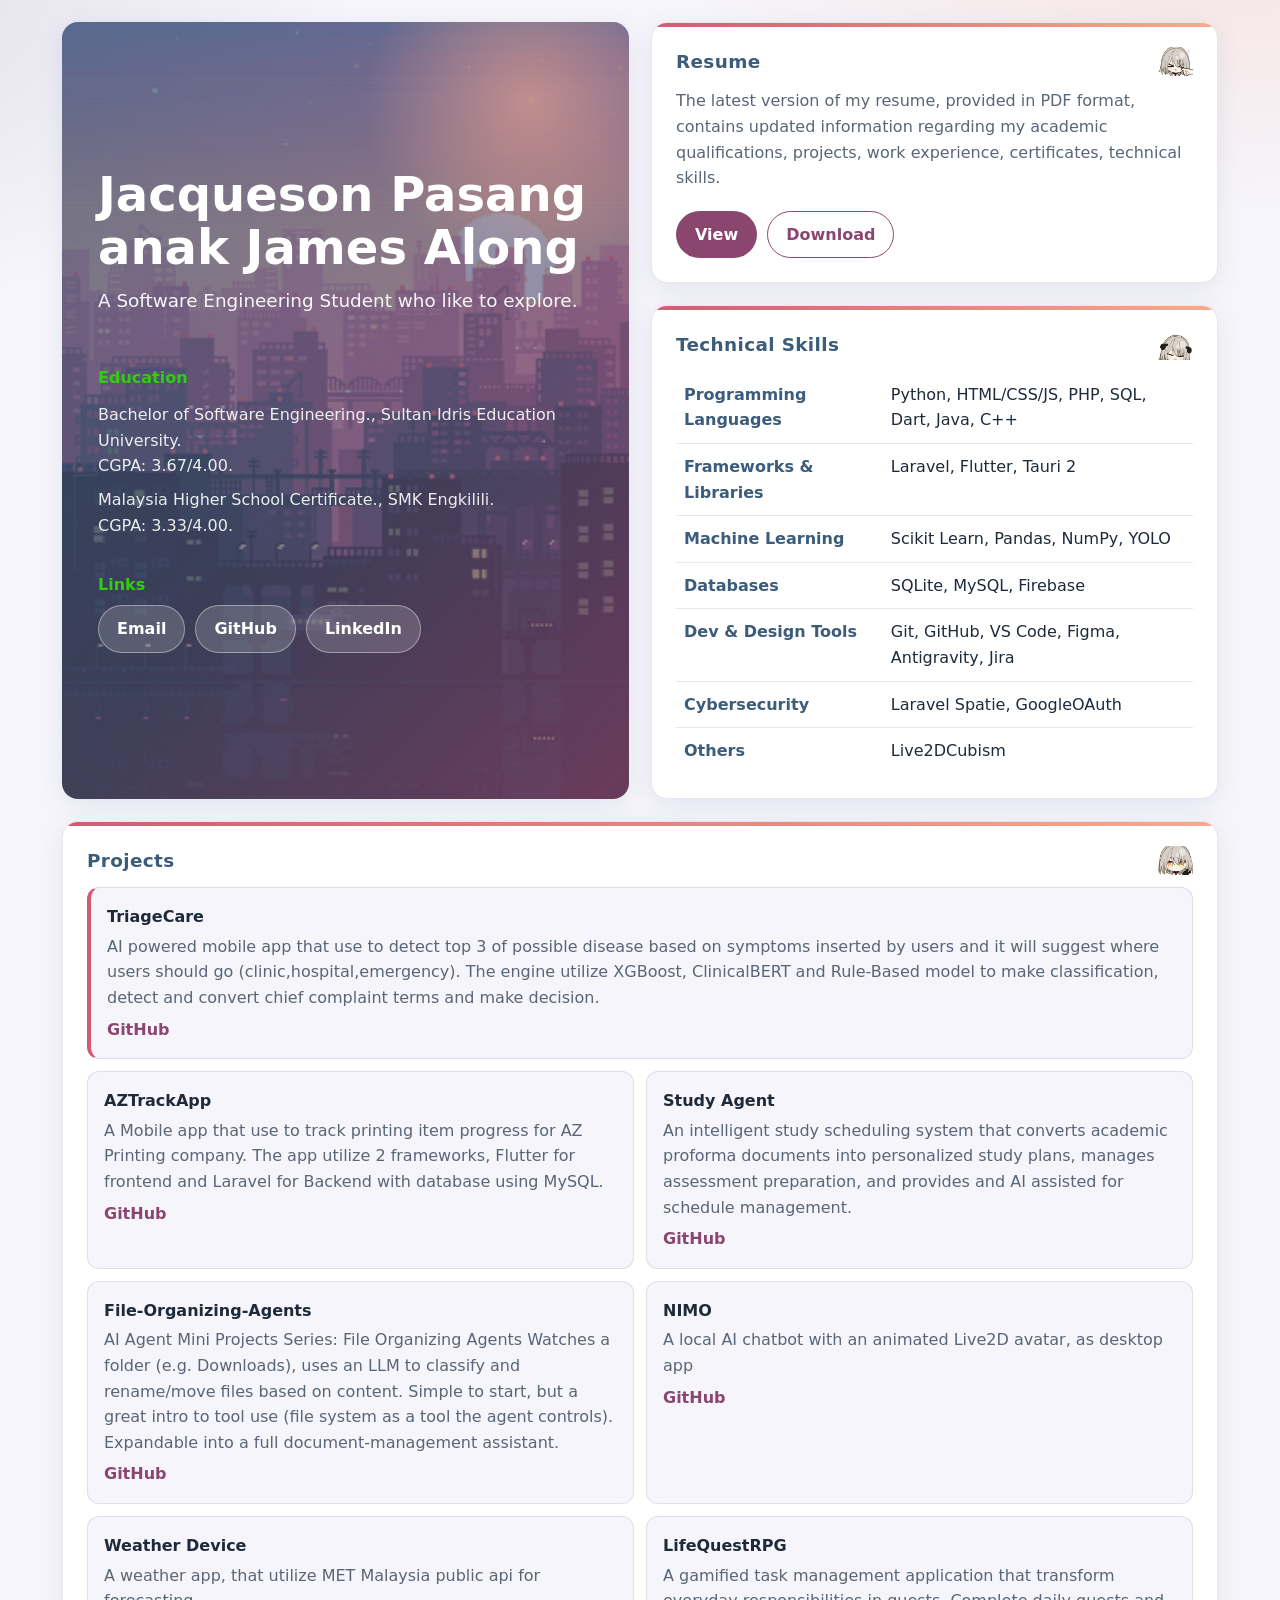
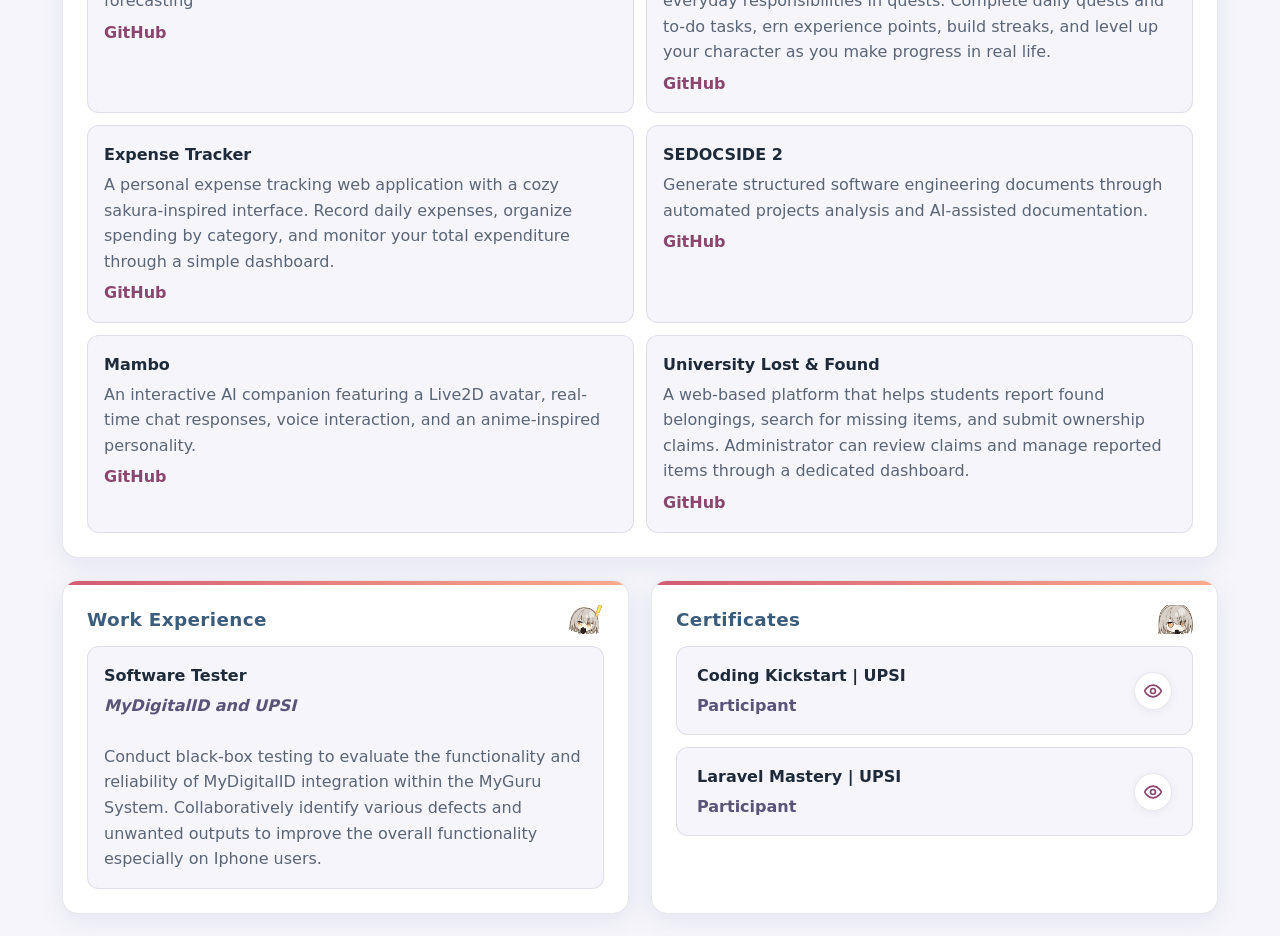
<file: docs/index.html>
<!DOCTYPE html>
<html lang="en">

<head>
    <meta charset="" UTF-8>
    <meta name="description" content="Personal Portfolio">
    <meta name="robots" content="noindex, nofollow">
    <meta name="viewport" content="width=device-width, initial-scale=1">
    <title></title>
    <link rel="stylesheet" href="/static/css/style.css">
</head>

<body>
    <main class="bento">

        <section class="box hero">
            <h1>Jacqueson Pasang anak James Along</h1>
            <p class="tagline">A Software Engineering Student who like to explore.</p>
            <br>
            <b style="color: #32cd13;">Education</b>
            <div class="education">
                
                <p class="meta">
                    Bachelor of Software Engineering., Sultan Idris Education University.
                    <br>CGPA: 3.67/4.00.
                </p>
                
                <p class="meta">
                    Malaysia Higher School Certificate., SMK Engkilili.
                    <br>CGPA: 3.33/4.00.
                </p>
                
            <div>
            <br>
            <b style="color: #32cd13">Links</b>
                    <nav class="links">
                        <a class="btn" href="mailto:laisonjac@gmail.com">Email</a>
                        <a class="btn" href="https://github.com/Jacqueson1" target="_blank"
                            rel="noopener noreferrer">GitHub</a>
                        <a class="btn" href="https:www.linkedin.com/in/jacqueson-pasang-a3a2a3347" target="_blank"
                            rel="noopener noreferrer">LinkedIn</a>
                    </nav>
        </section>

        
        <section class="box resume">
            <h2>Resume</h2>
            <p class="muted">The latest version of my resume, provided in PDF format, contains updated information
                regarding my academic qualifications, projects, work experience, certificates, technical skills.</p>
            <div class="actions">
                <a class="btn" href="/static/resume.pdf" target="_blank"
                    rel="noopener noreferrer">View</a>
                <a class="btn btn-outline" href="/static/resume.pdf" download>Download</a>
            </div>
        </section>
        

        <section class="box projects">
            <h2>Projects</h2>
            <div class="card-grid">
                
                <article class="card">
                    <h3>TriageCare</h3>
                    <p>AI powered mobile app that use to detect top 3 of possible disease based on symptoms inserted by users and it will suggest where users should go (clinic,hospital,emergency). The engine utilize XGBoost, ClinicalBERT and Rule-Based model to make classification, detect and convert chief complaint terms and make decision.</p>
                    
                    <a class="link" href="TBD" target="_blank" rel="noopener noreferrer">GitHub</a>
                    
                </article>
                
                <article class="card">
                    <h3>AZTrackApp</h3>
                    <p>A Mobile app that use to track printing item progress for AZ Printing company. The app utilize 2 frameworks, Flutter for frontend and Laravel for Backend with database using MySQL.</p>
                    
                    <a class="link" href="https://github.com/YuQiez/AZTracking.git" target="_blank" rel="noopener noreferrer">GitHub</a>
                    
                </article>
                
                <article class="card">
                    <h3>Study Agent</h3>
                    <p>An intelligent study scheduling system that converts academic proforma documents into personalized study plans, manages assessment preparation, and provides and AI assisted for schedule management.</p>
                    
                    <a class="link" href="https://github.com/Jacqueson1/study-agent.git" target="_blank" rel="noopener noreferrer">GitHub</a>
                    
                </article>
                
                <article class="card">
                    <h3>File-Organizing-Agents</h3>
                    <p>AI Agent Mini Projects Series: File Organizing Agents Watches a folder (e.g. Downloads), uses an LLM to classify and rename/move files based on content. Simple to start, but a great intro to tool use (file system as a tool the agent controls). Expandable into a full document-management assistant.</p>
                    
                    <a class="link" href="https://github.com/Jacqueson1/File-Organizing-Agents" target="_blank" rel="noopener noreferrer">GitHub</a>
                    
                </article>
                
                <article class="card">
                    <h3>NIMO</h3>
                    <p>A local AI chatbot with an animated Live2D avatar, as desktop app</p>
                    
                    <a class="link" href="https://github.com/Jacqueson1/NIMO.git" target="_blank" rel="noopener noreferrer">GitHub</a>
                    
                </article>
                
                <article class="card">
                    <h3>Weather Device</h3>
                    <p>A weather app, that utilize MET Malaysia public api for forecasting</p>
                    
                    <a class="link" href="https://github.com/Jacqueson1/MobileWeatherDevice.git" target="_blank" rel="noopener noreferrer">GitHub</a>
                    
                </article>
                
                <article class="card">
                    <h3>LifeQuestRPG</h3>
                    <p>A gamified task management application that transform everyday responsibilities in quests. Complete daily quests and to-do tasks, ern experience points, build streaks, and level up your character as you make progress in real life.</p>
                    
                    <a class="link" href="https://github.com/Jacqueson1/LifeQuestRPG.git" target="_blank" rel="noopener noreferrer">GitHub</a>
                    
                </article>
                
                <article class="card">
                    <h3>Expense Tracker</h3>
                    <p>A personal expense tracking web application with a cozy sakura-inspired interface. Record daily expenses, organize spending by category, and monitor your total expenditure through a simple dashboard.</p>
                    
                    <a class="link" href="https://github.com/Jacqueson1/expense-tracker.git" target="_blank" rel="noopener noreferrer">GitHub</a>
                    
                </article>
                
                <article class="card">
                    <h3>SEDOCSIDE 2</h3>
                    <p>Generate structured software engineering documents through automated projects analysis and AI-assisted documentation.</p>
                    
                    <a class="link" href="https://github.com/Jacqueson1/SEDOCSIDE_2.git" target="_blank" rel="noopener noreferrer">GitHub</a>
                    
                </article>
                
                <article class="card">
                    <h3>Mambo</h3>
                    <p>An interactive AI companion featuring a Live2D avatar, real-time chat responses, voice interaction, and an anime-inspired personality.</p>
                    
                    <a class="link" href="https://github.com/Jacqueson1/mambo.git" target="_blank" rel="noopener noreferrer">GitHub</a>
                    
                </article>
                
                <article class="card">
                    <h3>University Lost &amp; Found</h3>
                    <p>A web-based platform that helps students report found belongings, search for missing items, and submit ownership claims. Administrator can review claims and manage reported items through a dedicated dashboard.</p>
                    
                    <a class="link" href="https://github.com/Jacqueson1/university-lost-and-found.git" target="_blank" rel="noopener noreferrer">GitHub</a>
                    
                </article>
                
            </div>
        </section>

        <section class="box experience">
            <h2>Work Experience</h2>
            
            <article class="card">
                <h3>Software Tester</h3>
                <i class="place">MyDigitalID and UPSI</i>
                <br>
                <br>
                <p>Conduct black-box testing to evaluate the functionality and reliability of MyDigitalID integration within the MyGuru System. Collaboratively identify various defects and unwanted outputs to improve the overall functionality especially on Iphone users.</p>
            </article>
            
        </section>

        <section class="box achievements">
            <h2>Certificates</h2>
            
            <article class="card">
                <div class="card-info">
                    <h3>Coding Kickstart | UPSI</h3>
                    <p class="place">Participant</p>
                </div>
                
                
                <a class="cert-link" href="/static/certificates/E-CERTIFICATE%20(PARTICIPANT).pdf" target="_blank"
                    rel="noopener noreferrer" title="View Certificate" aria-label="View Certificate">
                    <svg xmlns="http://www.w3.org/2000/svg" width="20" height="20" viewBox="0 0 24 24" fill="none" stroke="currentColor" stroke-width="2" stroke-linecap="round" stroke-linejoin="round">
                        <path d="M2 12s3-7 10-7 10 7 10 7-3 7-10 7-10-7-10-7Z"/>
                        <circle cx="12" cy="12" r="3"/>
                    </svg>
                </a>
                
            </article>
            
            <article class="card">
                <div class="card-info">
                    <h3>Laravel Mastery | UPSI</h3>
                    <p class="place">Participant</p>
                </div>
                
                
                <a class="cert-link" href="/static/certificates/Laravel-Mastery-Cert.pdf" target="_blank"
                    rel="noopener noreferrer" title="View Certificate" aria-label="View Certificate">
                    <svg xmlns="http://www.w3.org/2000/svg" width="20" height="20" viewBox="0 0 24 24" fill="none" stroke="currentColor" stroke-width="2" stroke-linecap="round" stroke-linejoin="round">
                        <path d="M2 12s3-7 10-7 10 7 10 7-3 7-10 7-10-7-10-7Z"/>
                        <circle cx="12" cy="12" r="3"/>
                    </svg>
                </a>
                
            </article>
            
        </section>

        <section class="box skills">
            <h2>Technical Skills</h2>
            <table>
                
                <tr>
                    <td>Programming Languages</td><td>Python, HTML/CSS/JS, PHP, SQL, Dart, Java, C++</td>
                </tr>
                
                <tr>
                    <td>Frameworks &amp; Libraries</td><td>Laravel, Flutter, Tauri 2</td>
                </tr>
                
                <tr>
                    <td>Machine Learning</td><td>Scikit Learn, Pandas, NumPy, YOLO</td>
                </tr>
                
                <tr>
                    <td>Databases</td><td>SQLite, MySQL, Firebase</td>
                </tr>
                
                <tr>
                    <td>Dev &amp; Design Tools</td><td>Git, GitHub, VS Code, Figma, Antigravity, Jira</td>
                </tr>
                
                <tr>
                    <td>Cybersecurity</td><td>Laravel Spatie, GoogleOAuth</td>
                </tr>
                
                <tr>
                    <td>Others</td><td>Live2DCubism</td>
                </tr>
                
            </table>
        </section>

    </main>
</body>

</html>
</file>
<file: static/css/style.css>
/*=====================================================
  THEME VARIABLES (shared colors, sizes, fonts)
=====================================================*/
:root {
  --bluey: #3B5C7B;
  --dusk: #595478;
  --plum: #8B4670;
  --kiss: #D25B73;
  --citrus: #FAAA8D;

  --bg: #F6F5FB;
  --surface: #FFFFFF;
  --text: #1E2A3A;
  --muted: #5A6577;
  --line: rgba(89, 84, 120, 0.14);

  --grad-hero: linear-gradient(135deg, var(--bluey), var(--dusk) 55%, var(--plum));
  --grad-accent: linear-gradient(90deg, var(--kiss), var(--citrus));

  --radius: 16px;
  --radius-sm: 12px;
  --gap: 16px;
  --pad: 24px;
  --shadow: 0 6px 24px rgba(59, 92, 123, 0.10);
  --shadow-hover: 0 12px 32px rgba(89, 84, 120, 0.18);
  --font: system-ui, -apple-system, "Segoe UI", Roboto, sans-serif;
}


/*=====================================================
  BASE (page background, default text)
=====================================================*/
*, *::before, *::after { box-sizing: border-box; }

body {
  margin: 0;
  font-family: var(--font);
  color: var(--text);
  line-height: 1.6;
  background:
    radial-gradient(900px 500px at 95% -10%, rgba(250, 170, 141, 0.25), transparent 60%),
    radial-gradient(800px 500px at -10% 0%, rgba(89, 84, 120, 0.12), transparent 60%),
    var(--bg);
  background-attachment: fixed;
}

p { margin: 0; }
.muted { color: var(--muted); }

a:focus-visible {
  outline: 3px solid var(--kiss);
  outline-offset: 2px;
}


/*=====================================================
  LAYOUT (box positions and sizes)
  To resize or move a box, edit the grid-template-areas
=====================================================*/
.bento {
  display: grid;
  gap: var(--gap);
  max-width: 1200px;
  margin: 0 auto;
  padding: var(--gap);
  grid-template-columns: 1fr;
  /* Phone order (one column) */
  grid-template-areas:
    "hero"
    "resume"
    "projects"
    "experience"
    "skills"
    "achievements";
}

@media (min-width: 900px) {
  :root { --gap: 22px; }

  /* Desktop: 4 columns. Projects spans full width; Experience & Certificates share the bottom row */
  .bento {
    grid-template-columns: repeat(4, 1fr);
    grid-template-areas:
      "hero       hero       resume       resume"
      "hero       hero       skills       skills"
      "projects   projects   projects     projects"
      "experience experience achievements achievements";
  }

  .projects .card-grid {
    grid-template-columns: repeat(auto-fit, minmax(320px, 1fr));
  }
}


/*=====================================================
  SHARED BOX STRUCTURE (don't need to touch this)
  The look of each box is set in its own section below
=====================================================*/
.box {
  position: relative;
  display: flex;
  flex-direction: column;
  min-width: 0;
  overflow: hidden;
  overflow-wrap: anywhere;
  transition: transform 0.2s ease, box-shadow 0.2s ease;
}

.box:hover { transform: translateY(-3px); }

/* Top accent line: each box sets its own height and background */
.box::before {
  content: "";
  position: absolute;
  inset: 0 0 auto 0;
}


/*=====================================================
  SHARED BUTTONS AND LINKS
  (box sections below can override these)
=====================================================*/
.btn {
  display: inline-block;
  padding: 10px 18px;
  border-radius: 999px;
  background: var(--plum);
  color: #fff;
  font-weight: 600;
  text-decoration: none;
  border: 1px solid transparent;
  transition: transform 0.15s ease, background 0.15s ease, color 0.15s ease;
}

.btn:hover {
  background: var(--grad-accent);
  color: var(--text);
  transform: translateY(-2px);
}

.btn-outline {
  background: transparent;
  color: var(--plum);
  border-color: var(--plum);
}

.link {
  color: var(--plum);
  font-weight: 600;
  text-decoration: none;
}

.link:hover { text-decoration: underline; }

.links, .actions {
  display: flex;
  flex-wrap: wrap;
  gap: 10px;
  margin-top: 8px;
}


/*-----------------------------------------------------
  hero
-----------------------------------------------------*/
.hero {
  grid-area: hero;

  /* size and spacing */
  padding: calc(var(--pad) * 1.5);
  gap: 12px;
  justify-content: center;
  min-height: 0;

  /* look */
  color: #fff;
  background: linear-gradient(
    135deg,
    rgba(59, 92, 123, 0.75),
    rgba(89, 84, 120, 0.65) 55%,
    rgba(139, 70, 112, 0.75)),
  url("../img/hero.gif") center / cover no-repeat;
  border: none;
  border-radius: var(--radius);
  box-shadow: var(--shadow);
}

.hero:hover { box-shadow: var(--shadow-hover); }

/* top accent line (off for hero: height 0) */
.hero::before {
  height: 0;
  background: var(--grad-accent);
}

/* peach glow in the corner */
.hero::after {
  content: "";
  position: absolute;
  top: -100px;
  right: -80px;
  width: 360px;
  height: 360px;
  background: radial-gradient(circle, rgba(250, 170, 141, 0.55), transparent 65%);
  pointer-events: none;
  z-index: 0;
}

/* keeps text above the glow, don't remove */
.hero > * { position: relative; z-index: 1; }

.hero h1 {
  margin: 0;
  font-size: clamp(2rem, 5vw, 3rem);
  line-height: 1.1;
}

.hero .tagline {
  font-size: 1.15rem;
  opacity: 0.95;
}

.hero .meta { opacity: 0.9; }

.hero .education {
  display: grid;
  gap: 8px;
}

/* hero buttons (Email, GitHub, LinkedIn) */
.hero .btn {
  background: rgba(255, 255, 255, 0.16);
  border-color: rgba(255, 255, 255, 0.4);
}

.hero .btn:hover {
  background: #fff;
  color: var(--plum);
}


/*-----------------------------------------------------
  resume
-----------------------------------------------------*/
.resume {
  grid-area: resume;

  /* size and spacing */
  padding: var(--pad);
  gap: 12px;
  min-height: 0;

  /* look */
  color: var(--text);
  background: var(--surface);
  border: 1px solid var(--line);
  border-radius: var(--radius);
  box-shadow: var(--shadow);
}

.resume:hover { box-shadow: var(--shadow-hover); }

/* top accent line */
.resume::before {
  height: 4px;
  background: var(--grad-accent);
}

.resume h2 {
  margin: 0;
  font-size: 1.15rem;
  letter-spacing: 0.02em;
  color: var(--bluey);
  background: url("../img/anime1.gif") no-repeat;
  background-size: 35px;
  background-position: right;
}

.resume p {
  color: var(--muted);
}

/* View button = .btn, Download button = .btn-outline */
.resume .btn {
  padding: 10px 18px;
}

.resume .btn-outline {
  background: transparent;
  color: var(--plum);
  border-color: var(--plum);
}

.resume .btn:hover {
  background: var(--grad-accent);
  color: var(--text);
}


/*-----------------------------------------------------
  projects
-----------------------------------------------------*/
.projects {
  grid-area: projects;

  /* size and spacing */
  padding: var(--pad);
  gap: 12px;
  min-height: 0;

  /* look */
  color: var(--text);
  background: var(--surface);
  border: 1px solid var(--line);
  border-radius: var(--radius);
  box-shadow: var(--shadow);
}

.projects:hover { box-shadow: var(--shadow-hover); }

/* top accent line */
.projects::before {
  height: 4px;
  background: var(--grad-accent);
}

.projects h2 {
  margin: 0;
  font-size: 1.15rem;
  letter-spacing: 0.02em;
  color: var(--bluey);
  background: url("../img/anime2.gif") no-repeat;
  background-size: 35px;
  background-position: right;
}

/* grid that holds the project cards */
.projects .card-grid {
  display: grid;
  gap: 12px;
  grid-template-columns: 1fr;
}

@media (min-width: 600px) {
  .projects .card-grid { grid-template-columns: 1fr 1fr; }
  /* first project is featured (full width) */
  .projects .card:first-child { grid-column: 1 / -1; }
}

/* each project card */
.projects .card {
  padding: 16px;
  background: var(--bg);
  border: 1px solid var(--line);
  border-radius: var(--radius-sm);
}

/* featured (first) card gets a colored left edge */
.projects .card:first-child { border-left: 4px solid var(--kiss); }

.projects .card h3 {
  margin: 0 0 4px;
  font-size: 1rem;
}

.projects .card p {
  color: var(--muted);
}

.projects .card .link {
  display: inline-block;
  margin-top: 6px;
}


/*-----------------------------------------------------
  experience
-----------------------------------------------------*/
.experience {
  grid-area: experience;

  /* size and spacing */
  padding: var(--pad);
  gap: 12px;
  min-height: 0;

  /* look */
  color: var(--text);
  background: var(--surface);
  border: 1px solid var(--line);
  border-radius: var(--radius);
  box-shadow: var(--shadow);
}

.experience:hover { box-shadow: var(--shadow-hover); }

/* top accent line */
.experience::before {
  height: 4px;
  background: var(--grad-accent);
}

.experience h2 {
  margin: 0;
  font-size: 1.15rem;
  letter-spacing: 0.02em;
  color: var(--bluey);
  background: url("../img/anime3.gif") no-repeat;
  background-size: 35px;
  background-position: right;
}

/* each job card */
.experience .card {
  padding: 16px;
  background: var(--bg);
  border: 1px solid var(--line);
  border-radius: var(--radius-sm);
}

.experience .card h3 {
  margin: 0 0 4px;
  font-size: 1rem;
}

.experience .card p {
  color: var(--muted);
}

/* "for who/where" line */
.experience .card .place {
  color: var(--dusk);
  font-weight: 600;
}


/*-----------------------------------------------------
  achievements
-----------------------------------------------------*/
.achievements {
  grid-area: achievements;

  /* size and spacing */
  padding: var(--pad);
  gap: 12px;
  min-height: 0;

  /* look */
  color: var(--text);
  background: var(--surface);
  border: 1px solid var(--line);
  border-radius: var(--radius);
  box-shadow: var(--shadow);
}

.achievements:hover { box-shadow: var(--shadow-hover); }

/* top accent line */
.achievements::before {
  height: 4px;
  background: var(--grad-accent);
}

.achievements h2 {
  margin: 0;
  font-size: 1.15rem;
  letter-spacing: 0.02em;
  color: var(--bluey);
  background: url("../img/anime4.gif") no-repeat;
  background-size: 35px;
  background-position: right;
}

/* each achievement card */
.achievements .card {
  padding: 16px 20px;
  background: var(--bg);
  border: 1px solid var(--line);
  border-radius: var(--radius-sm);
  display: flex;
  justify-content: space-between;
  align-items: center;
  gap: 16px;
  transition: transform 0.2s ease, border-color 0.2s ease, box-shadow 0.2s ease;
}

.achievements .card:hover {
  border-color: rgba(139, 70, 112, 0.3);
}

.achievements .card .card-info {
  flex: 1;
  min-width: 0;
}

.achievements .card h3 {
  margin: 0 0 4px;
  font-size: 1rem;
}

.achievements .card p {
  color: var(--muted);
}

/* place / rank line */
.achievements .card .place {
  color: var(--dusk);
  font-weight: 600;
}

/* "View certificate" icon button at far right */
.achievements .card .cert-link {
  display: inline-flex;
  align-items: center;
  justify-content: center;
  width: 38px;
  height: 38px;
  flex-shrink: 0;
  border-radius: 50%;
  background: var(--surface);
  color: var(--plum);
  border: 1px solid var(--line);
  box-shadow: 0 2px 8px rgba(89, 84, 120, 0.08);
  transition: transform 0.15s ease, background 0.15s ease, color 0.15s ease, box-shadow 0.15s ease, border-color 0.15s ease;
  text-decoration: none;
}

.achievements .card .cert-link:hover {
  background: var(--grad-accent);
  color: #fff;
  border-color: transparent;
  transform: translateY(-2px) scale(1.06);
  box-shadow: 0 4px 14px rgba(210, 91, 115, 0.25);
}

.achievements .card .cert-link svg {
  width: 20px;
  height: 20px;
  stroke: currentColor;
  stroke-width: 2;
  fill: none;
}

/* "View certificate" link */
.achievements .card .link {
  display: inline-block;
  margin-top: 6px;
}


/*-----------------------------------------------------
  skills
-----------------------------------------------------*/
.skills {
  grid-area: skills;

  /* size and spacing */
  padding: var(--pad);
  gap: 12px;
  min-height: 0;

  /* look */
  color: var(--text);
  background: var(--surface);
  border: 1px solid var(--line);
  border-radius: var(--radius);
  box-shadow: var(--shadow);
}

.skills:hover { box-shadow: var(--shadow-hover); }

/* top accent line */
.skills::before {
  height: 4px;
  background: var(--grad-accent);
}

.skills h2 {
  margin: 0;
  font-size: 1.15rem;
  letter-spacing: 0.02em;
  color: var(--bluey);
  background: url("../img/anime5.gif") no-repeat;
  background-size: 35px;
  background-position: right;
}

.skills table {
  width: 100%;
  border-collapse: collapse;
}

/* every cell */
.skills td {
  padding: 10px 8px;
  border-bottom: 1px solid var(--line);
  vertical-align: top;
}

/* no line under the last row */
.skills tr:last-child td { border-bottom: none; }

/* left column (skill category) */
.skills td:first-child {
  width: 40%;
  font-weight: 600;
  color: var(--bluey);
}


/*=====================================================
  REDUCED MOTION (accessibility, leave as is)
=====================================================*/
@media (prefers-reduced-motion: reduce) {
  * { transition: none !important; }
  .box:hover, .btn:hover { transform: none; }
}
</file>
